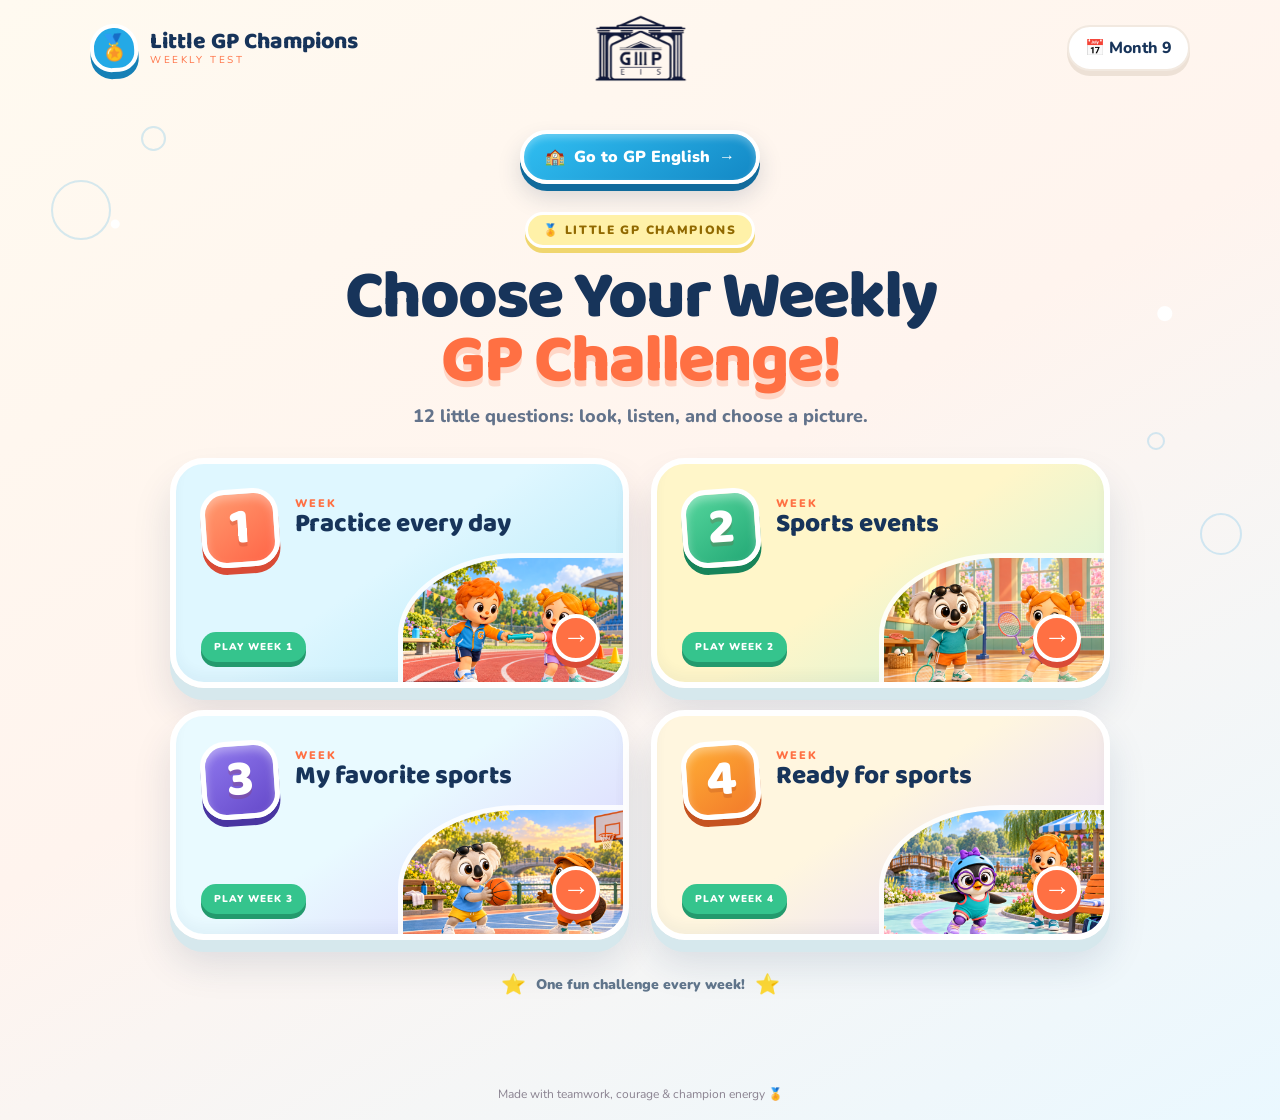
<file: index.html>
<!doctype html><html lang="en"><meta charset="utf-8"><meta name="viewport" content="width=device-width,initial-scale=1"><title>Month 9 · Level A</title><meta http-equiv="refresh" content="0;url=reports/level-a/index.html"><script>location.replace("reports/level-a/index.html"+location.search+location.hash)</script><a href="reports/level-a/index.html">Open Month 9 Level A</a></html>
</file>
<file: reports/level-a/styles.css>
:root{--ink:#17345a;--muted:#63738b;--cream:#fffaf0;--card:#fff;--pink:#ff7043;--pink-soft:#ffe5d8;--yellow:#ffc928;--yellow-soft:#fff1a8;--blue:#24a9e6;--blue-soft:#dff4ff;--green:#35c48d;--green-soft:#d9f7e9;--purple:#725bd6;--shadow:0 18px 50px rgba(26,62,105,.14)}
body .capture-export-stage{left:-20000px;pointer-events:none}
.hero-copy #welcome-title{margin-top:4px}.hero-copy #welcome-title em{display:inline-block;text-shadow:0 7px 0 #ffd0bd;transform:rotate(-2deg)}.hero-copy .name-label{margin-top:24px}.scene-sparkles span{position:absolute;z-index:6;display:grid;place-items:center;width:46px;height:46px;border:4px solid #fff;border-radius:50%;background:linear-gradient(145deg,#fff,#fff3b5);box-shadow:0 7px 0 #e7bd3e,0 13px 20px rgba(23,52,90,.18);font-size:23px}.scene-sparkles span:nth-child(1){left:-20px;top:78px;transform:rotate(-10deg)}.scene-sparkles span:nth-child(2){right:-18px;top:140px;transform:rotate(9deg)}.scene-sparkles span:nth-child(3){left:18px;bottom:30px;color:#ff7043;transform:scale(.78)}.scene-sparkles span:nth-child(4){right:28px;bottom:22px;transform:rotate(12deg) scale(.86)}
.sound-choice{background:linear-gradient(145deg,#fff,#e8f8ff)!important}.recorded-listen.speaking{border-color:var(--blue);color:#137dab;background:#dff4ff;animation:audioPulse .65s infinite alternate}@keyframes audioPulse{to{transform:translateY(-2px);box-shadow:inset 0 4px 8px rgba(255,255,255,.8),0 7px 0 #83d6f3,0 12px 20px rgba(36,169,230,.2)}}
.sound-choice:has(.sound-choice-picture){min-height:245px;padding:12px}.sound-choice .sound-choice-picture{width:min(180px,100%);height:auto;aspect-ratio:1;object-fit:cover;margin:0 auto 10px;border:4px solid #fff;border-radius:22px;box-shadow:0 6px 14px rgba(23,52,90,.13)}.sound-choice-label{font:900 19px "Nunito",sans-serif}.sound-choice small{margin-top:4px}
.sound-choice:has(.sound-choice-letter){min-height:230px;padding:16px}.sound-choice-letter{display:grid;place-items:center;width:150px;height:150px;margin:0 auto 8px;border:5px solid #fff;border-radius:34px;background:linear-gradient(145deg,#ffd862,#ff9f43);box-shadow:0 8px 0 #de7c21,0 14px 24px rgba(37,52,88,.2);color:#fff;font:900 112px/1 "Baloo 2",sans-serif;text-shadow:0 5px 0 rgba(105,54,15,.2)}
.sound-choice.listening-locked{border-color:#ddd6cf!important;background:linear-gradient(145deg,#f7f4f1,#ece7e2)!important;color:#8a8290;opacity:.72;box-shadow:inset 0 -5px 9px rgba(23,52,90,.035),0 4px 0 #d7d0ca!important;cursor:not-allowed}.recorded-listen.heard{border-color:var(--green);background:var(--green-soft);color:#277f62}.recorded-listen.heard b{display:grid;place-items:center;width:20px;height:20px;border-radius:50%;background:var(--green);color:#fff;font-size:12px}
.cycling-friends-hero{position:absolute;inset:0;width:100%;height:100%;object-fit:cover;border-radius:inherit}.level-a-scene .welcome-podium{left:20%;right:20%;bottom:18px;height:58px;background:linear-gradient(145deg,rgba(255,141,91,.96),rgba(255,102,71,.96));backdrop-filter:blur(3px)}
.capture-export .score-card,.capture-export .chart-card,.capture-export .analysis-card{box-shadow:none!important;border:2px solid #eadfd7}.capture-export .dressup-card{box-shadow:none!important}
@media(max-width:760px){.level-a-scene{min-height:450px!important}.character-card{top:78px;height:305px}.welcome-podium{bottom:26px;height:62px}.level-a-scene .scene-tag{display:none}}
.level-a-scene{overflow:visible!important;background:linear-gradient(145deg,#dff7ff,#bee9fb 55%,#fff1b7)!important;border:8px solid #fff;box-shadow:inset 0 0 0 7px rgba(36,169,230,.16),0 22px 0 #acddeb,0 34px 50px rgba(23,52,90,.2)!important}.level-badge{position:absolute;z-index:5;top:-28px;left:50%;transform:translateX(-50%) rotate(-2deg);display:grid;grid-template-columns:auto auto;align-items:center;gap:0 7px;padding:8px 22px;border:5px solid #fff;border-radius:22px;background:linear-gradient(145deg,#ffdd54,#ffad28);color:#17345a;box-shadow:0 8px 0 #e99520,0 14px 24px rgba(117,76,14,.2)}.level-badge span{grid-row:1/3;font-size:27px}.level-badge b{font:800 20px/1 "Baloo 2"}.level-badge small{font-weight:900;letter-spacing:1px}.character-card{position:absolute;z-index:3;top:72px;width:46%;height:335px;padding:33px 10px 8px;border:6px solid #fff;border-radius:34px;background:#fff;box-shadow:inset 0 0 0 4px rgba(36,169,230,.12),0 14px 0 #9edbea,0 23px 32px rgba(23,52,90,.18);overflow:hidden}.character-card.boy-card{left:3%;transform:rotate(-4deg)}.character-card.girl-card{right:3%;transform:rotate(4deg);box-shadow:inset 0 0 0 4px rgba(255,112,67,.12),0 14px 0 #ffc4ad,0 23px 32px rgba(23,52,90,.18)}.character-card span{position:absolute;z-index:2;top:9px;left:50%;transform:translateX(-50%);padding:4px 14px;border-radius:99px;background:#17345a;color:#fff;font:800 13px "Baloo 2";letter-spacing:1px}.character-card img{width:100%;height:100%;object-fit:cover;border-radius:20px}.welcome-podium{position:absolute;z-index:4;left:14%;right:14%;bottom:35px;height:70px;display:grid;place-items:center;border:5px solid #fff;border-radius:20px 20px 35px 35px;background:linear-gradient(#ff8d5b,#ff6647);box-shadow:0 12px 0 #d94935,0 20px 28px rgba(91,42,29,.24)}.welcome-podium span{padding:7px 16px;border-radius:99px;background:#fff;color:#17345a;font:900 13px "Nunito";letter-spacing:1px}.level-a-scene .scene-tag{z-index:6;left:-22px!important;bottom:-30px!important}.capture-export-stage{position:fixed;z-index:-9999;left:-20000px;top:0;width:1200px;padding:34px 40px;background:#fff9ef}.results-screen.capture-export{display:block!important;width:1120px!important;max-width:none!important;margin:0!important;padding:22px 28px 30px!important;background:linear-gradient(145deg,#fffaf0,#eefaff);font-family:"Nunito",sans-serif}.capture-export .celebration{font-size:22px;line-height:1;margin:0 0 4px}.capture-export .results-heading{margin:0 0 14px;gap:16px}.capture-export .results-heading h1{font-size:38px;margin:0}.capture-export .results-heading .eyebrow{font-size:11px}.capture-export .results-heading p{font-size:12px}.capture-export .medal{width:72px;height:72px;font-size:42px;border-width:4px;box-shadow:0 6px 0 #ffd86d}.capture-export .results-layout{grid-template-columns:230px minmax(0,1fr);gap:16px}.capture-export .dressup-card{padding:16px 12px;min-height:0;border-width:3px;box-shadow:0 10px 0 #b4e9dc}.capture-export .dressup-title{font-size:20px;margin-top:7px}.capture-export .dressup-gift{max-width:145px;margin-top:2px;filter:none}.capture-export .dressup-prompt{font-size:10px;margin-top:7px;padding:6px 9px}.capture-export .results-grid{grid-template-columns:.75fr 1.7fr;gap:16px}.capture-export .score-card,.capture-export .chart-card{padding:20px}.capture-export .score-ring{width:118px;height:118px;border-width:7px;padding-top:30px}.capture-export .score-ring span{font-size:39px}.capture-export .score-card h2{font-size:22px;margin-top:10px}.capture-export .card-title h2,.capture-export .analysis-card h2{font-size:20px}.capture-export .skill-chart{margin-top:13px;gap:10px}.capture-export .skill-row{grid-template-columns:92px 1fr 34px;gap:10px;font-size:12px}.capture-export .bar-track{height:15px}.capture-export .analysis-card{margin-top:15px;padding:17px 21px;gap:14px}.capture-export .analysis-icon{width:50px;height:50px;font-size:29px}.capture-export .analysis-card p{font-size:12px;line-height:1.35}.capture-export .review-card,.capture-export .result-actions{display:none!important}body .primary-btn,body .camera-btn{border:3px solid rgba(255,255,255,.8);box-shadow:inset 0 5px 8px rgba(255,255,255,.25),0 7px 0 #d54c3a,0 12px 20px rgba(23,52,90,.16)!important}body .camera-btn{box-shadow:inset 0 5px 8px rgba(255,255,255,.25),0 7px 0 #1888bd,0 12px 20px rgba(23,52,90,.16)!important}body .secondary-btn,body .choice-listen{box-shadow:inset 0 4px 8px rgba(255,255,255,.8),0 5px 0 #ddd1c6,0 9px 15px rgba(23,52,90,.1)}body .question-card,body .score-card,body .chart-card,body .analysis-card,body .review-card{border:5px solid #fff;box-shadow:inset 0 -5px 10px rgba(23,52,90,.035),0 13px 0 rgba(208,224,230,.8),0 24px 45px rgba(23,52,90,.14)}body .choice{border-width:4px;box-shadow:inset 0 -6px 10px rgba(23,52,90,.04),0 7px 0 #ded5cd,0 12px 18px rgba(23,52,90,.1)}body .choice:hover:not(:disabled){box-shadow:inset 0 -6px 10px rgba(23,52,90,.04),0 9px 0 #9eddf3,0 15px 22px rgba(23,52,90,.13)}
.question-image{display:block;width:min(240px,70%);aspect-ratio:1;object-fit:cover;margin:0 auto 18px;border:5px solid #fff;border-radius:28px;box-shadow:0 8px 22px rgba(45,91,120,.16)}.question-image.wide{width:min(560px,96%);aspect-ratio:16/9;object-fit:contain;background:#fff}.question-image[hidden]{display:none}
.question-image-label{display:table;position:relative;z-index:2;margin:-72px auto 30px;padding:10px 22px;border:4px solid #fff;border-radius:999px;background:linear-gradient(145deg,#7858d8,#5139ac);color:#fff;font-size:clamp(16px,2.5vw,23px);font-weight:1000;letter-spacing:.06em;line-height:1;box-shadow:0 6px 0 #392887,0 10px 20px rgba(55,39,132,.22)}.question-image-label[hidden]{display:none}
.question-visual{margin:0 auto 22px}.question-visual[hidden]{display:none}.number-comparison{display:flex;align-items:center;justify-content:center;gap:28px}.math-number{display:grid;place-items:center;width:130px;height:130px;border-radius:30px;color:#fff;font:800 94px/1 "Baloo 2";text-shadow:0 5px 0 rgba(20,52,90,.28),0 9px 16px rgba(20,52,90,.22);border:6px solid rgba(255,255,255,.8);box-shadow:inset 0 10px 12px rgba(255,255,255,.4),inset 0 -12px 15px rgba(20,52,90,.18),0 10px 0 #157dae,0 17px 24px rgba(20,52,90,.2);transform:rotate(-4deg)}.math-number.number-1{background:linear-gradient(145deg,#42c5ff,#168fd0)}.math-number.number-2{background:linear-gradient(145deg,#ff9870,#ff5e45);box-shadow:inset 0 10px 12px rgba(255,255,255,.4),inset 0 -12px 15px rgba(90,25,15,.16),0 10px 0 #d84432,0 17px 24px rgba(90,25,15,.18);transform:rotate(4deg)}.math-vs{color:var(--muted);font:800 22px "Baloo 2"}.pattern-strip{display:flex;align-items:center;justify-content:center;gap:12px}.pattern-tile{display:grid;place-items:center;width:120px;height:120px;border:4px solid #fff;border-radius:24px;background:#dff4ff;box-shadow:0 7px 0 #b7dcec;overflow:hidden}.pattern-tile img{width:100%;height:100%;object-fit:cover}.pattern-tile.empty{border:5px dashed #ff9c44;background:#fff7df;color:#ff7a3d;font:800 62px "Baloo 2";box-shadow:none}.choice-picture{display:block;width:110px;height:110px;object-fit:cover;margin:0 auto 7px;border-radius:20px}.choice:has(.choice-picture){padding:10px;min-height:170px}.choice>span{display:block}
@media(max-width:560px){.number-comparison{gap:13px}.math-number{width:96px;height:96px;border-radius:23px;font-size:70px}.pattern-strip{gap:6px}.pattern-tile{width:72px;height:72px;border-radius:16px}.pattern-tile.empty{font-size:42px}.choice-picture{width:88px;height:88px}}
.logo-mark{background:var(--blue)!important;box-shadow:0 7px 0 #1680b6!important}.grooming-scene{background:linear-gradient(145deg,#dff5ff,#bce8fb)!important}.pet{font-size:145px!important;top:105px!important}.shower{right:58px!important;top:48px!important;transform:rotate(8deg)!important}.tub{top:290px!important;width:330px!important;height:92px!important;background:repeating-linear-gradient(90deg,#ff7043 0 28px,#fff 28px 56px)!important;border-radius:15px!important;box-shadow:0 14px 0 #dc5730!important}.tub span{margin-top:19px!important;background:#17345a!important;color:#fff!important;letter-spacing:2px!important}.foam{top:242px!important;color:inherit!important;font-size:37px!important;letter-spacing:9px!important}.scene-tag{border-color:var(--green)!important}.mini-mascot{background:var(--yellow-soft)!important}
.results-heading .student-report-name{display:inline-block;margin:0 0 5px;padding:5px 14px;border-radius:99px;background:var(--pink-soft);color:#c9485d;font:800 18px "Baloo 2"}
.practice-popup{display:flex;align-items:center;justify-content:center;gap:14px;width:min(560px,100%);margin:12px auto 20px;padding:15px 20px;border:4px solid #fff;border-radius:22px;background:linear-gradient(145deg,#fff3a9,#ffd45f);color:var(--ink);box-shadow:inset 0 4px 8px rgba(255,255,255,.65),0 7px 0 #e7aa2e,0 13px 24px rgba(80,58,20,.16);text-align:left;animation:practice-pop .35s cubic-bezier(.2,1.5,.5,1)}.practice-popup[hidden]{display:none}.practice-speaker{display:grid;place-items:center;flex:0 0 auto;width:49px;height:49px;padding:0;border:3px solid #fff;border-radius:50%;background:var(--blue);font-size:25px;box-shadow:0 4px 0 #238abb;cursor:pointer;transition:.15s transform,.15s box-shadow}.practice-speaker:hover{transform:translateY(-2px);box-shadow:0 6px 0 #238abb}.practice-speaker:active{transform:translateY(3px);box-shadow:0 1px 0 #238abb}.practice-speaker:focus-visible{outline:4px solid var(--pink);outline-offset:3px}.practice-popup div{display:grid;flex:1;gap:2px}.practice-popup small{color:#9a6810;font-size:10px;font-weight:900;letter-spacing:1.5px}.practice-popup strong{font:800 clamp(18px,3vw,25px)/1.18 "Baloo 2"}@keyframes practice-pop{from{opacity:0;transform:translateY(12px) scale(.92)}to{opacity:1;transform:none}}
.answer-celebration{position:relative;z-index:4;transform-origin:center;will-change:transform,filter;outline:6px solid rgba(255,201,40,.45);outline-offset:5px}.fx-letter-pop{animation:letterAnswerPop 2.6s cubic-bezier(.2,.9,.25,1) both}.fx-octopus-wave{animation:octopusAnswerWave 2.6s ease-in-out both}.fx-olive-roll{animation:oliveAnswerRoll 2.6s ease-in-out both}.fx-omelet-hop{animation:omeletAnswerHop 2.6s cubic-bezier(.3,.8,.25,1) both}.fx-sentence-shine{animation:sentenceAnswerShine 2.6s ease-in-out both}.fx-sport-cheer{animation:sportAnswerCheer 2.6s ease-in-out both}.fx-picture-cheer{animation:pictureAnswerCheer 2.6s cubic-bezier(.25,.8,.3,1) both}.fx-sort-snap{animation:sortAnswerSnap 2.6s cubic-bezier(.2,.9,.25,1) both}.fx-number-jump{animation:numberAnswerJump 2.6s cubic-bezier(.25,.8,.25,1) both}.correct-spark-burst{position:absolute;z-index:3;inset:0;overflow:hidden;border-radius:34px;pointer-events:none}.correct-spark-burst span{--angle:calc(var(--spark)*45deg);position:absolute;left:50%;top:48%;color:#ffc928;font-size:clamp(20px,4vw,38px);text-shadow:0 3px 0 #fff;opacity:0;animation:sparkFly 1.25s ease-out calc(var(--spark)*.055s) 2}.correct-spark-burst span:nth-child(3n){color:#35c48d}.correct-spark-burst span:nth-child(3n+2){color:#24a9e6}@keyframes letterAnswerPop{0%{transform:scale(1) rotate(0);filter:none}18%{transform:scale(1.14) rotate(-8deg);filter:drop-shadow(0 12px 10px rgba(255,201,40,.45))}36%{transform:scale(1.07) rotate(8deg)}54%{transform:scale(1.14) rotate(-5deg)}72%{transform:scale(1.06) rotate(4deg)}100%{transform:scale(1) rotate(0);filter:none}}@keyframes octopusAnswerWave{0%,100%{transform:translateY(0) rotate(0);filter:none}20%{transform:translateY(-15px) rotate(-5deg);filter:saturate(1.15) drop-shadow(0 14px 10px rgba(36,169,230,.28))}40%{transform:translateY(-5px) rotate(5deg)}60%{transform:translateY(-14px) rotate(-4deg)}80%{transform:translateY(-4px) rotate(3deg)}}@keyframes oliveAnswerRoll{0%,100%{transform:translateX(0) rotate(0);filter:none}20%{transform:translateX(-18px) rotate(-9deg);filter:saturate(1.18) drop-shadow(0 13px 10px rgba(53,196,141,.3))}40%{transform:translateX(16px) rotate(8deg)}60%{transform:translateX(-11px) rotate(-6deg)}80%{transform:translateX(7px) rotate(4deg)}}@keyframes omeletAnswerHop{0%,100%{transform:translateY(0) scale(1);filter:none}18%{transform:translateY(-24px) scale(1.05,.96);filter:saturate(1.18) drop-shadow(0 18px 10px rgba(255,112,67,.25))}34%{transform:translateY(0) scale(.98,1.04)}52%{transform:translateY(-14px) scale(1.03,.98)}68%{transform:translateY(0) scale(.99,1.02)}84%{transform:translateY(-7px)}}@keyframes sentenceAnswerShine{0%,100%{transform:scale(1);filter:none}20%{transform:scale(1.07) rotate(-2deg);filter:brightness(1.08) saturate(1.18) drop-shadow(0 0 18px rgba(255,201,40,.75))}40%{transform:scale(1.03) rotate(2deg);filter:brightness(1.14) saturate(1.2) drop-shadow(0 0 28px rgba(255,201,40,.9))}60%{transform:scale(1.07) rotate(-1deg);filter:brightness(1.08) saturate(1.16) drop-shadow(0 0 18px rgba(36,169,230,.55))}80%{transform:scale(1.03) rotate(1deg)}}@keyframes sportAnswerCheer{0%,100%{transform:scale(1) rotate(0);filter:none}18%{transform:scale(1.06) rotate(-2deg);filter:saturate(1.18) drop-shadow(0 14px 13px rgba(36,169,230,.32))}36%{transform:scale(1.03) rotate(2deg)}54%{transform:scale(1.07) rotate(-1.5deg)}72%{transform:scale(1.03) rotate(1.5deg)}90%{transform:scale(1.05)}}@keyframes pictureAnswerCheer{0%,100%{transform:translateY(0) scale(1);filter:none}20%{transform:translateY(-15px) scale(1.035) rotate(-1.5deg);filter:saturate(1.14) drop-shadow(0 15px 12px rgba(53,196,141,.28))}40%{transform:translateY(-3px) scale(1.02) rotate(1.5deg)}60%{transform:translateY(-12px) scale(1.04) rotate(-1deg)}80%{transform:translateY(-2px) scale(1.015) rotate(1deg)}}@keyframes sortAnswerSnap{0%,100%{transform:scale(1);filter:none}18%{transform:scale(1.075) rotate(-2deg);filter:saturate(1.18) drop-shadow(0 16px 12px rgba(114,91,214,.28))}34%{transform:scale(1.02) rotate(2deg)}52%{transform:scale(1.065) rotate(-1deg)}70%{transform:scale(1.025) rotate(1deg)}88%{transform:scale(1.045)}}@keyframes numberAnswerJump{0%,100%{transform:translateY(0) scale(1);filter:none}18%{transform:translateY(-22px) scale(1.08,.95);filter:drop-shadow(0 18px 10px rgba(255,201,40,.38))}34%{transform:translateY(0) scale(.97,1.05)}50%{transform:translateY(-13px) scale(1.05,.97)}66%{transform:translateY(0) scale(.99,1.02)}82%{transform:translateY(-6px)}}@keyframes sparkFly{0%{opacity:0;transform:translate(-50%,-50%) rotate(0) scale(.35)}15%{opacity:1}70%{opacity:1}100%{opacity:0;transform:translate(calc(-50% + cos(var(--angle))*210px),calc(-50% + sin(var(--angle))*180px)) rotate(220deg) scale(1.15)}}@media(prefers-reduced-motion:reduce){.answer-celebration,.correct-spark-burst span{animation:none!important}.answer-celebration{outline-color:var(--yellow)}}
.choice-wrap{display:flex;flex-direction:column;gap:10px}.choice-wrap .choice{width:100%}.choice-listen{align-self:center;display:inline-flex;align-items:center;gap:7px;padding:8px 14px;border:2px solid #cdeaf8;border-radius:99px;background:var(--blue-soft);color:#287da7;font-weight:900;font-size:13px;cursor:pointer;box-shadow:0 3px 0 #b9dfef;transition:.2s transform,.2s box-shadow}.choice-listen span{font-size:17px}.choice-listen:hover{transform:translateY(-2px);box-shadow:0 5px 0 #b9dfef}.choice-listen:active{transform:translateY(2px);box-shadow:0 1px 0 #b9dfef}.choice-listen.speaking{background:var(--yellow-soft);border-color:#ffe184;color:#936d09}
.choice-ball-group{display:grid!important;grid-template-columns:repeat(3,minmax(0,1fr));align-items:center;gap:4px;width:min(300px,100%);margin:auto}.choice-ball-group img{display:block;width:100%;aspect-ratio:1;object-fit:contain}.choice:has(.choice-ball-group){min-height:230px;padding:12px;background:linear-gradient(145deg,#fff,#f6fbff)}@media(max-width:560px){.choice-ball-group{width:min(245px,100%);gap:2px}.choice:has(.choice-ball-group){min-height:205px;padding:9px}}
.question-listen{margin:0 0 25px;padding:10px 17px;font-size:14px}
.results-layout{display:grid;grid-template-columns:270px minmax(0,1fr);gap:20px;align-items:stretch}.report-main{min-width:0}.dressup-card{position:relative;display:flex;flex-direction:column;align-items:center;justify-content:center;min-height:100%;padding:28px 22px;border:3px solid #bfe8d5;border-radius:28px;background:linear-gradient(155deg,#e9fff4,#dff5ff);color:var(--ink);box-shadow:var(--shadow);cursor:pointer;overflow:hidden;transition:.25s transform,.25s box-shadow,.25s border-color}.dressup-card::before,.dressup-card::after{content:"";position:absolute;border-radius:50%;background:rgba(255,255,255,.55)}.dressup-card::before{width:90px;height:90px;left:-35px;top:-30px}.dressup-card::after{width:65px;height:65px;right:-22px;bottom:-18px}.dressup-card:hover{transform:translateY(-4px);box-shadow:0 23px 55px rgba(26,62,105,.2);border-color:var(--green)}.dressup-card:focus-visible{outline:5px solid var(--yellow-soft);outline-offset:3px}.dressup-badge{position:relative;z-index:1;padding:5px 10px;border-radius:99px;background:var(--green);color:#fff;font-size:10px;font-weight:900;letter-spacing:1.4px}.dressup-title{position:relative;z-index:1;margin-top:12px;font:800 25px "Baloo 2"}.athlete-figure{position:relative;z-index:1;font-size:98px;line-height:1.2;margin:8px 0}.outfit-row{position:relative;z-index:1;font-size:31px;letter-spacing:7px}.dressup-prompt{position:relative;z-index:1;margin-top:16px;padding:9px 13px;border-radius:99px;background:#fff;color:#277f62;font-size:12px;font-weight:900}.dressup-details{position:relative;z-index:1;display:none;margin-top:13px;color:var(--muted);font-size:12px;line-height:1.45}.dressup-card.open{border-color:var(--yellow);background:linear-gradient(155deg,#fff6c9,#e8fff5)}.dressup-card.open .dressup-details{display:block}.dressup-card.open .dressup-prompt{background:var(--yellow);color:var(--ink)}
.dressup-gift{position:relative;z-index:1;display:block;width:100%;max-width:225px;aspect-ratio:1;object-fit:contain;margin:7px auto 0;border-radius:22px;filter:drop-shadow(0 12px 12px rgba(23,52,90,.16));transition:.25s transform}.dressup-gift.character-reward{background:#fff;padding:3px}.dressup-card:hover .dressup-gift{transform:scale(1.035) rotate(-1deg)}
.dressup-modal{position:fixed;inset:0;z-index:1100;display:grid;place-items:center;padding:18px;background:rgba(23,52,90,.76);backdrop-filter:blur(8px)}.dressup-modal[hidden]{display:none}.dressup-dialog{position:relative;width:min(1050px,100%);max-height:94vh;overflow:auto;padding:30px;border:5px solid #fff;border-radius:32px;background:linear-gradient(145deg,#fffaf0,#e8f8ff);box-shadow:0 28px 90px rgba(13,29,52,.42)}.dressup-modal-heading{display:flex;align-items:center;justify-content:space-between;gap:20px;padding-right:45px;margin-bottom:18px}.dressup-modal-heading h2{font:800 34px "Baloo 2";margin:2px 0}.dressup-modal-heading p{margin:0;color:var(--muted);font-weight:800}.dressup-reset{padding:11px 16px;white-space:nowrap}.dressup-game{display:grid;grid-template-columns:minmax(0,1.25fr) minmax(300px,.75fr);gap:20px}.character-dropzone{position:relative;min-height:560px;display:flex;flex-direction:column;align-items:center;justify-content:center;padding:45px 20px 18px;border:4px dashed #acdcec;border-radius:28px;background:#fff;transition:.2s border-color,.2s background}.character-dropzone.drag-over{border-color:var(--green);background:#effff7}.character-dropzone img,.dressup-video{display:block;width:100%;max-width:510px;max-height:500px;object-fit:contain;border-radius:20px}.dressup-video[hidden]{display:none}.drop-hint{position:absolute;top:14px;padding:7px 13px;border-radius:99px;background:var(--blue-soft);color:#287da7;font-size:12px;font-weight:900}.dressup-status{min-height:28px;margin-top:6px;color:#277f62;font-weight:900;text-align:center}.item-locker{padding:22px;border:3px solid #fff;border-radius:28px;background:rgba(255,255,255,.72)}.item-locker h3{font:800 25px "Baloo 2";margin:0}.item-locker>p{color:var(--muted);font-size:12px;font-weight:800;margin:0 0 14px}.dressup-items{display:grid;grid-template-columns:1fr 1fr;gap:12px}.dressup-item{position:relative;min-width:0;padding:8px;border:3px solid #d8edf5;border-radius:19px;background:#fff;color:var(--ink);cursor:grab;overflow:hidden;transition:.2s transform,.2s border-color,.2s box-shadow}.dressup-item img{display:block;width:100%;aspect-ratio:1;object-fit:contain;border-radius:12px}.dressup-item b{display:block;padding:4px;font-size:13px}.dressup-item:not(.locked):hover{transform:translateY(-3px);border-color:var(--blue);box-shadow:0 7px 15px rgba(36,169,230,.15)}.dressup-item:active{cursor:grabbing}.dressup-item.locked{filter:grayscale(.9);opacity:.55;cursor:not-allowed}.dressup-item.applied{border-color:var(--green);background:var(--green-soft);cursor:default}.lock-mark{display:none;position:absolute;z-index:2;right:8px;top:8px;width:32px;height:32px;border-radius:50%;background:#fff;place-items:center;box-shadow:0 3px 8px rgba(20,30,50,.2)}.dressup-item.locked .lock-mark{display:grid}@media(max-width:760px){.dressup-modal{padding:8px}.dressup-dialog{padding:22px 13px}.dressup-modal-heading{align-items:flex-start;flex-direction:column;padding-right:45px}.dressup-modal-heading h2{font-size:28px}.dressup-game{grid-template-columns:1fr}.character-dropzone{min-height:410px}.character-dropzone img,.dressup-video{max-height:350px}.item-locker{padding:15px}.dressup-items{grid-template-columns:repeat(4,1fr)}.dressup-item{padding:5px}.dressup-item b{font-size:10px}}@media(max-width:480px){.dressup-items{grid-template-columns:1fr 1fr}}
.character-stage{position:relative;width:100%;max-width:510px}.character-stage #dressup-character{width:100%;max-width:none}.character-stage .dressup-video{position:absolute;z-index:3;inset:0;width:100%;height:100%;max-width:none;max-height:none;object-fit:cover;object-position:center;background:#fff}.character-stage .dressup-video[hidden]{display:none}
.replay-clip{margin-top:6px;padding:10px 17px;font-size:13px}.replay-clip[hidden]{display:none}
.brand{display:grid!important;grid-template-columns:1fr auto 1fr;gap:20px}.school-logo{display:block;width:112px;height:76px;object-fit:contain;justify-self:center;mix-blend-mode:multiply}.week-pill{justify-self:end}@media(max-width:620px){.brand{grid-template-columns:1fr auto;gap:10px;height:auto!important;padding:10px 0}.school-logo{grid-column:1/-1;grid-row:1;width:90px;height:58px}.logo{grid-column:1;grid-row:2}.week-pill{grid-column:2;grid-row:2}.logo strong{font-size:17px}.logo-mark{width:41px;height:41px;font-size:21px}}
@media(max-width:760px){.results-layout{grid-template-columns:1fr}.dressup-card{min-height:340px}.report-main{width:100%}}
@media print{.results-layout{grid-template-columns:210px minmax(0,1fr);gap:14px;break-inside:avoid}.dressup-card{padding:16px 12px;min-height:0;box-shadow:none;border-width:2px}.dressup-title{font-size:19px;margin-top:7px}.dressup-gift{max-width:135px;margin-top:2px;filter:none}.dressup-prompt{font-size:9px;margin-top:8px;padding:5px 8px}.dressup-details{font-size:9px}.dressup-badge{font-size:8px}.report-main{min-width:0}}
.camera-btn{border:0;border-radius:16px;padding:16px 22px;background:var(--blue);color:#fff;font-weight:900;font-size:16px;cursor:pointer;box-shadow:0 7px 0 #3499c9;transition:.2s transform,.2s box-shadow}.camera-btn:hover{transform:translateY(-2px);box-shadow:0 9px 0 #3499c9}.camera-btn:active{transform:translateY(5px);box-shadow:0 2px 0 #3499c9}.camera-btn:disabled{opacity:.65;cursor:wait}.capture-modal{position:fixed;inset:0;z-index:1000;display:grid;place-items:center;padding:20px;background:rgba(34,43,65,.72);backdrop-filter:blur(7px)}.capture-modal[hidden]{display:none}.capture-dialog{position:relative;width:min(760px,100%);max-height:92vh;overflow:auto;padding:32px;border:5px solid #fff;border-radius:30px;background:var(--cream);box-shadow:0 25px 80px rgba(25,31,49,.35);text-align:center}.capture-dialog h2{font:800 31px "Baloo 2";margin:4px 0 17px}.capture-close{position:absolute;right:16px;top:14px;width:42px;height:42px;border:2px solid #eadfd7;border-radius:50%;background:#fff;color:var(--ink);font-size:28px;line-height:1;cursor:pointer}.capture-preview{max-height:53vh;overflow:auto;padding:10px;border:3px solid #e8ded5;border-radius:20px;background:#fff}.capture-preview img{display:block;width:100%;height:auto;border-radius:12px}.share-note{color:var(--muted);font-size:13px;font-weight:700}.capture-actions{display:flex;justify-content:center;gap:12px;margin-top:14px}
*{box-sizing:border-box}html{scroll-behavior:smooth}body{margin:0;min-height:100vh;background:radial-gradient(circle at 9% 20%,#fff 0 4px,transparent 5px),radial-gradient(circle at 91% 28%,#fff 0 7px,transparent 8px),linear-gradient(150deg,#fffaf0 0%,#fff4ee 48%,#eaf8ff 100%);color:var(--ink);font-family:"Nunito",sans-serif;overflow-x:hidden}.app-shell{width:min(1100px,calc(100% - 32px));margin:auto;position:relative}.brand{height:96px;display:flex;align-items:center;justify-content:space-between}.logo{display:flex;align-items:center;gap:12px;text-decoration:none;color:var(--ink)}.logo-mark{display:grid;place-items:center;width:48px;height:48px;background:var(--pink);border:4px solid #fff;border-radius:50% 50% 42% 45%;box-shadow:0 7px 0 #e55a70;font-size:25px;transform:rotate(-4deg)}.logo strong,.logo small{display:block}.logo strong{font:800 23px/1 "Baloo 2"}.logo small{text-transform:uppercase;letter-spacing:2.6px;font-size:10px;color:var(--pink)}.week-pill,.paw-count{background:#fff;border:2px solid #f2e9e0;border-radius:99px;padding:10px 16px;font-weight:800;box-shadow:0 5px 0 #ede1d6}.screen{display:none}.screen.active{display:block}.welcome-screen.active{display:grid;grid-template-columns:1.05fr .95fr;align-items:center;min-height:calc(100vh - 154px);gap:65px;padding:35px 20px 70px}.eyebrow,.mini-label{color:var(--pink);font-weight:900;letter-spacing:1.7px;text-transform:uppercase;font-size:13px}.hero-copy h1,.results-heading h1{font:800 clamp(44px,6vw,74px)/.99 "Baloo 2";letter-spacing:-2.5px;margin:16px 0}.hero-copy h1 em{font-style:normal;color:var(--pink);position:relative}.hero-copy p{font-size:19px;line-height:1.6;max-width:560px;color:var(--muted)}.name-label{display:block;font-weight:900;margin:28px 0 8px}.name-row{display:flex;gap:10px}.name-row input{min-width:0;flex:1;border:3px solid #eadfd7;border-radius:16px;padding:15px 17px;font:700 16px "Nunito";outline:none;background:#fff}.name-row input:focus{border-color:var(--blue);box-shadow:0 0 0 4px var(--blue-soft)}button{font-family:inherit}.primary-btn,.secondary-btn{border:0;border-radius:16px;padding:16px 22px;font-weight:900;font-size:16px;cursor:pointer;transition:.2s transform,.2s box-shadow}.primary-btn{color:#fff;background:var(--pink);box-shadow:0 7px 0 #dc5369}.primary-btn:hover{transform:translateY(-2px);box-shadow:0 9px 0 #dc5369}.primary-btn:active{transform:translateY(5px);box-shadow:0 2px 0 #dc5369}.lesson-chips{display:flex;flex-wrap:wrap;gap:9px;margin-top:35px}.lesson-chips span{display:flex;align-items:center;gap:8px;border-radius:99px;padding:8px 13px;font-size:13px}.lesson-chips .pink{background:var(--pink-soft);color:#ca4d61}.lesson-chips .yellow{background:var(--yellow-soft);color:#936d09}.lesson-chips .blue{background:var(--blue-soft);color:#287da7}.lesson-chips .green{background:var(--green-soft);color:#2e8c67}.grooming-scene{position:relative;min-height:490px;display:flex;align-items:center;justify-content:center;border-radius:47% 53% 55% 45%/45% 40% 60% 55%;background:linear-gradient(145deg,#dff6ff,#cceefc);box-shadow:inset 0 0 0 15px rgba(255,255,255,.45)}.pet{font-size:150px;position:absolute;top:116px;z-index:2;filter:drop-shadow(0 7px 2px rgba(44,72,100,.12))}.tub{position:absolute;top:265px;width:300px;height:140px;background:#70cde5;border:8px solid #fff;border-radius:30px 30px 90px 90px;box-shadow:0 17px 0 #49a9c8;z-index:3;text-align:center}.tub span{display:inline-block;margin-top:50px;background:#fff;color:#3a9ab7;border-radius:99px;padding:8px 20px;font:800 17px "Baloo 2"}.foam{position:absolute;top:239px;z-index:4;color:#fff;font-size:50px;letter-spacing:-12px}.shower{position:absolute;right:47px;top:62px;font-size:80px;transform:rotate(-25deg)}.sparkle{position:absolute;color:var(--yellow);font-size:35px}.s1{top:70px;left:45px}.s2{bottom:75px;right:35px}.scene-tag{position:absolute;left:-30px;bottom:23px;background:#fff;border:3px solid var(--yellow);border-radius:17px;padding:13px 20px;transform:rotate(-4deg);font-size:14px;line-height:1.3;box-shadow:0 8px 20px rgba(60,60,90,.1)}.bubble-field i{position:fixed;border:2px solid rgba(89,184,230,.25);border-radius:50%;z-index:-1}.bubble-field i:nth-child(1){width:60px;height:60px;left:4%;top:20%}.bubble-field i:nth-child(2){width:25px;height:25px;left:11%;top:14%}.bubble-field i:nth-child(3){width:42px;height:42px;right:3%;top:57%}.bubble-field i:nth-child(4){width:18px;height:18px;right:9%;top:48%}.bubble-field i:nth-child(5){width:30px;height:30px;left:35%;bottom:4%}.quiz-screen.active{display:block;padding:15px 0 75px;max-width:850px;margin:auto}.quiz-top{display:grid;grid-template-columns:55px 1fr 75px;align-items:center;gap:20px;margin:12px 0 34px}.icon-btn{width:49px;height:49px;border-radius:15px;border:2px solid #eee2da;background:#fff;color:var(--ink);font-size:22px;cursor:pointer;box-shadow:0 5px 0 #eee2da}.progress-label{display:flex;justify-content:space-between;margin-bottom:8px;font-size:13px}.progress-label span{color:var(--pink);font-weight:900;text-transform:uppercase;letter-spacing:1px}.progress-track{height:13px;background:#eadfd7;border-radius:99px;overflow:hidden;border:3px solid #fff;box-shadow:0 2px 5px rgba(60,50,70,.1)}#progress-bar{height:100%;width:5%;background:linear-gradient(90deg,var(--pink),#ffad7e);border-radius:99px;transition:width .4s}.paw-count{text-align:center;padding:9px}.question-card{background:rgba(255,255,255,.94);border:4px solid #fff;border-radius:38px;padding:55px clamp(25px,7vw,75px) 42px;text-align:center;box-shadow:var(--shadow);position:relative}.mini-mascot{position:absolute;left:-32px;top:-35px;width:86px;height:86px;border-radius:50%;display:grid;place-items:center;background:var(--yellow-soft);border:7px solid #fff;font-size:48px;transform:rotate(-7deg)}.question-tag{display:inline-block;border-radius:99px;padding:7px 13px;background:var(--pink-soft);color:#d45165;font-size:12px;font-weight:900;letter-spacing:1.5px}.question-card h2{font:800 clamp(27px,4vw,42px)/1.13 "Baloo 2";margin:19px auto 8px;max-width:650px}.question-hint{margin:0 0 30px;color:var(--muted);font-weight:700}.choices{display:grid;grid-template-columns:1fr 1fr;gap:18px}.choice{min-height:105px;border:3px solid #e7ded6;border-radius:22px;background:#fff;color:var(--ink);font:800 22px "Nunito";cursor:pointer;padding:18px;transition:.2s}.choice small{display:block;color:var(--muted);font-size:12px;margin-top:5px}.choice:hover:not(:disabled){border-color:var(--blue);background:var(--blue-soft);transform:translateY(-3px)}.choice.selected.correct{border-color:var(--green);background:var(--green-soft);box-shadow:0 6px 0 #9de2c3}.choice.selected.wrong{border-color:var(--pink);background:var(--pink-soft)}.choice.reveal{border-color:var(--green);background:var(--green-soft)}.choice:disabled{cursor:default}.feedback{min-height:34px;font-weight:900;margin-top:20px}.feedback.good{color:#278a62}.feedback.try{color:#d05063}.next-btn{display:none;margin:4px auto 0;min-width:200px}.next-btn.show{display:block}.helper-text{text-align:center;color:var(--muted);font-size:13px;font-weight:800;margin-top:22px}.results-screen.active{display:block;max-width:950px;margin:auto;padding:20px 0 80px}.celebration{text-align:center;color:var(--yellow);font-size:32px;letter-spacing:20px}.results-heading{display:flex;align-items:center;justify-content:center;gap:22px;margin:5px 0 28px}.results-heading h1{font-size:52px;margin:2px 0}.results-heading p{margin:0;color:var(--muted);font-weight:700}.medal{width:95px;height:95px;border-radius:50%;background:var(--yellow-soft);display:grid;place-items:center;font-size:55px;border:6px solid #fff;box-shadow:0 8px 0 #ffd86d}.results-grid{display:grid;grid-template-columns:.78fr 1.5fr;gap:20px}.score-card,.chart-card,.analysis-card,.review-card{background:#fff;border-radius:28px;padding:30px;box-shadow:var(--shadow);border:3px solid rgba(255,255,255,.8)}.score-card{text-align:center;background:linear-gradient(150deg,#fff,#fff4e9)}.score-ring{width:150px;height:150px;border-radius:50%;display:flex;align-items:baseline;justify-content:center;margin:auto;background:conic-gradient(var(--pink) 0deg,#f0e7df 0deg);border:10px solid #fff;box-shadow:0 7px 25px rgba(71,54,87,.12);padding-top:40px}.score-ring span{font:800 50px/1 "Baloo 2"}.score-ring small{font-weight:900;color:var(--muted)}.score-card h2{font:800 28px "Baloo 2";margin:17px 0 0}.score-card p{color:var(--muted);margin:0;font-size:13px}.card-title{display:flex;align-items:center;justify-content:space-between}.card-title h2,.analysis-card h2{font:800 25px "Baloo 2";margin:0}.card-title #percent-badge{font-weight:900;color:#fff;background:var(--pink);padding:8px 12px;border-radius:99px}.skill-chart{margin-top:22px;display:grid;gap:16px}.skill-row{display:grid;grid-template-columns:105px 1fr 38px;align-items:center;gap:12px;font-weight:900}.bar-track{height:18px;border-radius:99px;background:#eee8e1;overflow:hidden}.bar-fill{height:100%;border-radius:99px;width:0;transition:width 1s ease}.analysis-card{display:flex;gap:20px;align-items:center;margin-top:20px;background:linear-gradient(100deg,#fff9d9,#fff)}.analysis-icon{font-size:35px;background:#fff;border-radius:50%;width:65px;height:65px;display:grid;place-items:center;flex:0 0 auto}.analysis-card p{margin:3px 0;color:var(--muted);line-height:1.5}.review-card{margin-top:20px;padding:0;overflow:hidden}.review-card summary{cursor:pointer;padding:22px 28px;font-weight:900;list-style:none;display:flex;justify-content:space-between}.answer-review{border-top:2px solid #f0e8e1;padding:10px 28px 25px;display:grid;gap:4px}.review-item{display:grid;grid-template-columns:28px 1fr auto;gap:10px;align-items:center;padding:10px 0;border-bottom:1px dashed #e8dfd8;font-size:14px}.review-item b{color:var(--muted)}.result-actions{display:flex;justify-content:center;gap:13px;margin-top:24px}.secondary-btn{background:#fff;border:2px solid #eadfd7;color:var(--ink);box-shadow:0 5px 0 #eadfd7}footer{text-align:center;color:#8a8290;font-size:12px;padding:18px}.shake{animation:shake .32s}@keyframes shake{25%{transform:translateX(-6px)}50%{transform:translateX(6px)}75%{transform:translateX(-3px)}}
@media(max-width:760px){.brand{height:80px}.welcome-screen.active{grid-template-columns:1fr;padding-top:20px;gap:30px}.grooming-scene{min-height:400px;order:-1}.hero-copy{text-align:center}.hero-copy h1{font-size:46px}.hero-copy p{font-size:16px}.name-row{flex-direction:column}.lesson-chips{justify-content:center}.pet{font-size:120px}.tub{width:250px}.scene-tag{left:8px}.quiz-top{grid-template-columns:45px 1fr 58px;gap:9px}.question-card{border-radius:26px;padding-top:50px}.mini-mascot{left:10px;top:-35px}.choices{grid-template-columns:1fr;gap:12px}.choice{min-height:86px}.results-grid{grid-template-columns:1fr}.results-heading{flex-direction:column;text-align:center}.analysis-card{align-items:flex-start}.logo strong{font-size:19px}.week-pill{font-size:12px}}@media(max-width:420px){.app-shell{width:min(100% - 20px,1100px)}.grooming-scene{min-height:340px}.shower{right:20px}.pet{top:90px}.tub{top:220px;height:110px}.foam{top:200px}.tub span{margin-top:34px}.scene-tag{display:none}.quiz-screen.active{padding-top:5px}.paw-count{font-size:0}.paw-count span{font-size:13px}.result-actions{flex-direction:column}.score-card,.chart-card,.analysis-card{padding:24px}.skill-row{grid-template-columns:82px 1fr 30px;font-size:13px}}
@page{size:A4 landscape;margin:10mm}
@media print{*{-webkit-print-color-adjust:exact!important;print-color-adjust:exact!important}html,body{width:100%;height:auto;background:linear-gradient(150deg,#fffaf0 0%,#fff4ee 48%,#eaf8ff 100%)!important;overflow:visible}.brand,.result-actions,.review-card,footer,.bubble-field{display:none!important}.app-shell{width:100%;max-width:none;margin:0}.results-screen,.results-screen.active{display:block!important;max-width:none;padding:0;margin:0}.celebration{display:block;font-size:20px;line-height:1;margin:0 0 2px}.results-heading{margin:0 0 12px;gap:15px}.results-heading h1{font-size:34px;margin:0}.results-heading .eyebrow{font-size:10px}.results-heading .student-report-name{font-size:14px;padding:3px 10px;margin-bottom:2px}.results-heading p{font-size:11px}.medal{width:66px;height:66px;font-size:38px;border-width:4px;box-shadow:0 5px 0 #ffd86d}.results-grid{grid-template-columns:.75fr 1.7fr;gap:14px;break-inside:avoid}.score-card,.chart-card,.analysis-card{box-shadow:none;border:2px solid #eadfd7;break-inside:avoid}.score-card,.chart-card{padding:18px}.score-ring{width:112px;height:112px;border-width:7px;padding-top:29px}.score-ring span{font-size:37px}.score-card h2{font-size:21px;margin-top:10px}.card-title h2,.analysis-card h2{font-size:19px}.card-title #percent-badge{padding:5px 9px;font-size:12px}.mini-label{font-size:9px}.skill-chart{margin-top:12px;gap:9px}.skill-row{grid-template-columns:90px 1fr 32px;gap:9px;font-size:12px}.bar-track{height:14px}.analysis-card{margin-top:14px;padding:16px 20px;gap:14px;background:linear-gradient(100deg,#fff9d9,#fff)!important}.analysis-icon{width:48px;height:48px;font-size:27px}.analysis-card p{font-size:11px;line-height:1.35}}


/* Weekly challenge selection */
.week-select-screen.active{display:block;min-height:calc(100vh - 154px);padding:34px 10px 70px}
.week-select-heading{text-align:center;max-width:760px;margin:0 auto 30px}
.week-select-kicker{display:inline-block;padding:7px 15px;border:3px solid #fff;border-radius:99px;background:var(--yellow-soft);color:#916900;box-shadow:0 5px 0 #f0d66e;font-size:12px;font-weight:900;letter-spacing:1.7px}
.week-select-heading h1{margin:18px 0 10px;font:800 clamp(42px,6vw,68px)/.94 "Baloo 2";letter-spacing:-2px}
.week-select-heading h1 em{color:var(--pink);font-style:normal;text-shadow:0 6px 0 #ffd7c7}
.week-select-heading p{margin:0;color:var(--muted);font-size:18px;font-weight:800}
.week-grid{display:grid;grid-template-columns:repeat(2,minmax(0,1fr));gap:22px;max-width:940px;margin:auto}
.week-card{position:relative;min-height:230px;display:flex;align-items:flex-start;gap:16px;padding:25px;overflow:hidden;border:6px solid #fff;border-radius:34px;color:var(--ink);text-align:left;box-shadow:inset 0 -8px 12px rgba(23,52,90,.04),0 12px 0 #d6e8ed,0 24px 38px rgba(23,52,90,.13)}
button.week-card{cursor:pointer}
.week-card-ready{background:linear-gradient(145deg,#dff7ff 0 47%,#aee5f7 100%);transition:.2s transform,.2s box-shadow}
.week-card-ready:hover{transform:translateY(-5px) rotate(-.5deg);box-shadow:inset 0 -8px 12px rgba(23,52,90,.04),0 17px 0 #92d7e9,0 30px 42px rgba(23,52,90,.16)}
.week-card-ready:active{transform:translateY(6px);box-shadow:0 5px 0 #92d7e9}
.week-number{position:relative;z-index:3;display:grid;place-items:center;flex:0 0 78px;width:78px;height:78px;border:5px solid #fff;border-radius:25px;background:linear-gradient(145deg,#ff9b6f,#ff6547);color:#fff;font:800 51px/1 "Baloo 2";text-shadow:0 4px 0 rgba(151,50,29,.2);box-shadow:inset 0 5px 8px rgba(255,255,255,.3),0 7px 0 #d94b36;transform:rotate(-4deg)}
.week-card-copy{position:relative;z-index:3;display:flex;flex-direction:column;padding-top:7px}
.week-card-copy small{color:var(--pink);font-size:11px;font-weight:900;letter-spacing:2px}
.week-card-copy strong{font:800 26px/1.05 "Baloo 2"}
.week-card-copy span{margin-top:7px;color:var(--muted);font-size:13px;font-weight:900}
.week-card-arrow{position:absolute;z-index:4;right:23px;bottom:20px;display:grid;place-items:center;width:48px;height:48px;border:4px solid #fff;border-radius:50%;background:var(--pink);color:#fff;font-size:27px;font-weight:900;box-shadow:0 6px 0 #d94b36}
.week-card-ready img{position:absolute;z-index:1;right:-20px;bottom:-36px;width:245px;height:165px;object-fit:cover;object-position:center 34%;border:5px solid rgba(255,255,255,.85);border-radius:50% 0 0 0;filter:saturate(1.08)}
.ready-ribbon,.lock-pill{position:absolute;z-index:4;left:25px;bottom:20px;padding:8px 13px;border-radius:99px;background:var(--green);color:#fff;font-size:10px;font-weight:900;letter-spacing:1px;box-shadow:0 5px 0 #239a6d}
.week-card-locked{background:linear-gradient(145deg,#fff,#f6f0eb);opacity:.88}
.week-card-locked .week-number{background:linear-gradient(145deg,#aec1d1,#7f98ad);box-shadow:inset 0 5px 8px rgba(255,255,255,.3),0 7px 0 #687f93}
.week-card-locked .week-sport{position:absolute;right:25px;bottom:17px;font-size:78px;filter:grayscale(.2);opacity:.42;transform:rotate(8deg)}
.week-two{background:linear-gradient(145deg,#fff5c7,#fff)}
.week-three{background:linear-gradient(145deg,#e6f8ff,#fff)}
.week-four{background:linear-gradient(145deg,#e7fff3,#fff)}
.lock-pill{left:auto;right:22px;top:20px;bottom:auto;background:#fff;color:#74869a;box-shadow:0 4px 0 #e2dad3}
.week-select-footer{display:flex;justify-content:center;align-items:center;gap:10px;margin:31px auto 0;color:#61768c;font:900 14px "Nunito"}
.week-select-footer span{font-size:20px}
@media(max-width:760px){.week-select-screen.active{padding-top:24px}.week-grid{grid-template-columns:1fr;max-width:520px}.week-card{min-height:205px}.week-select-heading h1{font-size:47px}.week-select-heading p{font-size:15px}.week-card-ready img{width:225px;height:150px}}
@media(max-width:440px){.week-select-heading h1{font-size:39px}.week-select-heading p{padding:0 16px}.week-card{min-height:180px;padding:18px;border-radius:27px}.week-number{width:63px;height:63px;flex-basis:63px;font-size:41px;border-radius:20px}.week-card-copy strong{font-size:21px}.week-card-ready img{right:-47px;bottom:-30px;width:205px;height:135px}.ready-ribbon{left:18px;bottom:15px}.week-card-arrow{right:16px;bottom:14px;width:42px;height:42px}.lock-pill{right:15px;top:14px}.week-card-locked .week-sport{right:18px;font-size:64px}}

/* Week 2 quiz additions */
.all-weeks-btn{display:inline-flex;align-items:center;gap:8px;margin:0 0 18px;padding:10px 17px;border:3px solid #fff;border-radius:999px;background:linear-gradient(145deg,#fff,#edf8ff);color:var(--ink);font:900 14px "Nunito",sans-serif;box-shadow:inset 0 3px 6px rgba(255,255,255,.8),0 5px 0 #c7dce7,0 9px 16px rgba(23,52,90,.11);cursor:pointer;transition:.18s transform,.18s box-shadow}
.all-weeks-btn span{font-size:19px;line-height:1}
.all-weeks-btn:hover{transform:translateY(-2px);box-shadow:inset 0 3px 6px rgba(255,255,255,.8),0 7px 0 #a9d2e4,0 12px 20px rgba(23,52,90,.14)}
.all-weeks-btn:active{transform:translateY(4px);box-shadow:0 2px 0 #a9d2e4}
.all-weeks-btn:focus-visible{outline:5px solid var(--yellow-soft);outline-offset:3px}
.week-card-ready.week-two{background:linear-gradient(145deg,#fff6c9 0 48%,#c9f3db 100%)}
.week-card-ready.week-two .week-number{background:linear-gradient(145deg,#55d69d,#23a875);box-shadow:inset 0 5px 8px rgba(255,255,255,.35),0 7px 0 #17845a}
.week-card-ready.week-two .week-sport{position:absolute;right:54px;bottom:22px;font-size:100px;opacity:.48;transform:rotate(9deg);filter:drop-shadow(0 8px 0 rgba(23,52,90,.1))}
.week-card-ready.week-three{background:linear-gradient(145deg,#e9faff 0 46%,#d9cffd 100%)}
.week-card-ready.week-three .week-number{background:linear-gradient(145deg,#8f78ee,#6549c9);box-shadow:inset 0 5px 8px rgba(255,255,255,.35),0 7px 0 #4935a1}
.week-card-ready.week-four{background:linear-gradient(145deg,#fff6df 0 46%,#e1d6ff 100%)}
.week-card-ready.week-four .week-number{background:linear-gradient(145deg,#ffad35,#f27a2a);box-shadow:inset 0 5px 8px rgba(255,255,255,.35),0 7px 0 #c55321}
.dressup-card[hidden]{display:none!important}
.results-layout.no-dressup,.capture-export .results-layout.no-dressup{grid-template-columns:minmax(0,1fr)}
.item-number-comparison .math-number{position:relative;width:170px;height:145px;overflow:hidden;background:linear-gradient(145deg,#f6fbff,#dff3ff)}
.item-number-comparison .math-number img{position:absolute;inset:4px;width:calc(100% - 8px);height:calc(100% - 8px);object-fit:contain;opacity:.58;filter:saturate(.72)}
.item-number-comparison .math-number b{position:relative;z-index:1;color:#fff;font:800 86px/1 "Baloo 2";-webkit-text-stroke:5px #ff5864;paint-order:stroke fill;text-shadow:0 5px 0 rgba(23,52,90,.26),0 9px 16px rgba(23,52,90,.2)}
.pair-pattern-strip{gap:8px}
.pair-pattern-strip .pattern-tile{width:96px;height:96px;background:linear-gradient(145deg,#fff,#e9f8ff)}
.pair-pattern-strip .pattern-tile img{object-fit:contain;padding:5px}
.choice-picture-pair{display:flex;align-items:center;justify-content:center;gap:8px;margin:0 auto 6px}
.choice-picture-pair img{width:88px;height:88px;object-fit:contain}
.choice:has(.choice-picture-pair){padding:10px;min-height:174px}
.choice.wide-picture-choice{padding:10px;min-height:245px}
.choice.wide-picture-choice .choice-picture{width:100%;height:165px;object-fit:contain;margin-bottom:8px;background:linear-gradient(145deg,#eefaff,#fff9ef)}
.dressup-card.coming-soon{cursor:default}
.dressup-card.coming-soon:hover{transform:none;box-shadow:var(--shadow);border-color:#bfe8d5}
@media(max-width:560px){.week-card-ready.week-two .week-sport{right:45px;font-size:82px}.item-number-comparison .math-number{width:125px;height:108px}.item-number-comparison .math-number b{font-size:65px;-webkit-text-stroke-width:4px}.pair-pattern-strip{display:grid;grid-template-columns:repeat(3,72px);gap:7px}.pair-pattern-strip .pattern-tile{width:72px;height:72px}.choice-picture-pair img{width:65px;height:65px}.choice:has(.choice-picture-pair){min-height:145px}}
@media(max-width:560px){.sound-choice:has(.sound-choice-letter){min-height:175px}.sound-choice-letter{width:108px;height:108px;border-radius:26px;font-size:78px}}

.question-card h2{white-space:pre-line}
.question-image.wide.compact{width:min(480px,88%)}
/* Centered route back to the matching GP English level page. */
.gp-english-link{display:flex;align-items:center;justify-content:center;gap:9px;width:max-content;max-width:calc(100% - 24px);margin:0 auto 28px;padding:12px 21px;border:4px solid #fff;border-radius:999px;background:linear-gradient(145deg,#31bff2,#1388c5);color:#fff;font:900 16px "Nunito",sans-serif;text-decoration:none;box-shadow:inset 0 4px 7px rgba(255,255,255,.28),0 7px 0 #116b9c,0 13px 23px rgba(23,52,90,.17);transition:.18s transform,.18s box-shadow}.gp-english-link:hover,.gp-english-link:focus-visible{transform:translateY(-3px);box-shadow:inset 0 4px 7px rgba(255,255,255,.28),0 10px 0 #116b9c,0 17px 27px rgba(23,52,90,.2)}.gp-english-link:active{transform:translateY(5px);box-shadow:inset 0 3px 6px rgba(255,255,255,.22),0 2px 0 #116b9c}.gp-english-link:focus-visible{outline:5px solid #fff1a8;outline-offset:3px}

/* Month 8 navigation contract: Next stays reachable without scrolling. */
.gp-english-link:disabled{pointer-events:none;opacity:.65;cursor:default}
@keyframes side-next-pop{from{opacity:0;transform:translateY(-50%) scale(.78)}to{opacity:1;transform:translateY(-50%) scale(1)}}
.question-card .next-btn{position:fixed;z-index:90;left:auto;right:max(20px,env(safe-area-inset-right));top:50%;bottom:auto;align-items:center;justify-content:center;width:142px;min-height:112px;height:auto;min-width:0;margin:0;padding:18px;border-radius:28px;font-size:20px;line-height:1.15;white-space:normal;transform:translateY(-50%)}
.question-card .next-btn.show{display:flex}
@media(min-width:1240px){.question-card .next-btn.show{animation:side-next-pop .3s cubic-bezier(.2,1.4,.5,1)}.question-card .next-btn:hover{transform:translateY(calc(-50% - 3px))}.question-card .next-btn:active{transform:translateY(calc(-50% + 5px))}}
@media(max-width:1239px){.question-card .next-btn{top:auto;right:max(12px,env(safe-area-inset-right));bottom:max(12px,env(safe-area-inset-bottom));width:min(320px,calc(100vw - 24px));min-height:58px;border-radius:18px;font-size:17px;transform:none}.question-card .next-btn:hover{transform:translateY(-2px)}.question-card .next-btn:active{transform:translateY(3px)}.quiz-screen.has-answer{padding-bottom:calc(100px + env(safe-area-inset-bottom))}}
@media(prefers-reduced-motion:reduce){.question-card .next-btn.show{animation:none}}

/* Month 9: twelve short visual tasks with no separate sound test. */
.week-learning-summary{max-width:580px;color:var(--muted);font-size:15px!important;line-height:1.5}
.question-image{object-fit:contain!important;max-height:300px}
.question-image.wide{max-height:310px;width:min(620px,100%)}
.question-image.wide.compact{width:min(360px,100%);height:auto;aspect-ratio:3/2;max-height:none}
.quiz-screen .question-card{max-width:740px;margin-left:auto;margin-right:auto}
.choice-listen:focus-visible,.practice-speaker:focus-visible{outline:4px solid #ffc928;outline-offset:4px}
.choice-picture{object-fit:contain!important}
.question-card .choices.visual-choices{grid-template-columns:repeat(2,minmax(0,1fr));align-items:stretch}
.visual-choices .choice{min-height:190px;padding:12px}
.visual-choices .choice-picture{width:100%;height:170px;aspect-ratio:auto;margin:0 auto 8px}
.question-card .choice{overflow:hidden}
.skill-row{grid-template-columns:126px 1fr 36px;font-size:13px}
.review-item span{overflow-wrap:anywhere}
.result-actions{flex-wrap:wrap}
.capture-export .skill-row{grid-template-columns:126px 1fr 34px}
@media(max-width:760px){.question-card{padding:35px 16px 24px}.level-a-scene{min-height:320px!important}.question-image.wide{max-height:240px}.visual-choices .choice{min-height:145px;padding:9px}.visual-choices .choice-picture{height:130px}.question-card .choices.visual-choices{gap:12px}.choice-wrap{min-width:0}.choice-listen{font-size:13px;min-height:44px;padding:8px 12px}.question-card h2{font-size:clamp(27px,5vw,36px)}.skill-row{grid-template-columns:110px 1fr 34px}.question-listen{margin-bottom:18px}.question-image{max-height:235px}}
@media(max-width:420px){.visual-choices .choice-picture{height:110px}.visual-choices .choice{min-height:135px}.question-card .choices.visual-choices{gap:10px}.brand .school-logo{width:72px}.question-visual{max-width:100%}.skill-row{grid-template-columns:104px 1fr 30px;font-size:12px}.week-card-copy strong{font-size:24px}}
/* Show each new landscape scene whole, with its natural proportions. */
.level-a-scene{min-height:0!important;border-radius:32px}
.level-a-scene .cycling-friends-hero{position:relative;inset:auto;display:block;width:100%;height:auto;object-fit:contain;border-radius:24px}
.level-a-scene .level-badge{width:max-content;white-space:nowrap}
.level-a-scene .scene-sparkles{display:none}
@media(max-width:760px){.level-a-scene .level-badge{top:-28px;padding:5px 12px;border-width:4px}.level-a-scene .level-badge b{font-size:16px}.level-a-scene .level-badge small{font-size:10px;letter-spacing:.6px}.level-a-scene .level-badge span{font-size:22px}}
/* Match the updated Month 8 classroom tabs, in displayed shuffled order. */
.choice-listen[hidden]{display:none}
#choices.clock-choices .choice{min-height:0;padding:9px}
#choices.clock-choices .choice-picture{width:100%;height:auto;aspect-ratio:1;background:#fff}
#question-visual.counted-model{display:grid;width:min(560px,100%);gap:8px;margin:0 auto 22px;align-items:stretch}
#question-visual.counted-model[hidden]{display:none}
.counted-model.join-model{grid-template-columns:repeat(2,minmax(0,1fr))}
.counted-model.whole-model{grid-template-columns:1fr}
.counted-group{display:flex;flex-wrap:wrap;align-items:center;align-content:center;justify-content:center;gap:8px;padding:10px;min-width:0;border:3px solid #cde7df;border-radius:18px;background:#f4fcf8}
.counted-item{display:block;width:calc(50% - 5px);height:74px;min-width:0;object-fit:contain;filter:drop-shadow(0 3px 2px #17345a14)}
.whole-model .counted-item{width:calc(20% - 8px);height:85px}
.counted-arrows{grid-column:1/-1;color:#62a4a0;font:800 33px/1 "Nunito",sans-serif;letter-spacing:18px}
#choices.counted-choices .choice{width:100%;min-height:0;padding:14px;flex:1}
.counted-choice .counted-group{width:100%;border-color:#d9e7eb;background:#f2faff}
.counted-choice .counted-item{width:calc(33.333% - 8px);height:90px;max-width:110px}
.parts-answer{display:grid;grid-template-columns:repeat(2,minmax(0,1fr));gap:12px;width:100%}
#choices .choice>.parts-answer{display:grid;flex:1}
#choices .choice>.counted-group{display:flex}
.parts-answer .counted-group{align-content:center}
.counted-choice.has-parts.wide-items .counted-item{width:100%;max-width:none;height:68px}
.counted-choice.has-parts.tall-items .counted-item{width:100%;max-width:none;height:92px}
@media(max-width:600px){#choices.counted-choices{grid-template-columns:1fr;gap:20px}#choices.counted-choices .choice{padding:12px}.parts-answer{gap:10px}.counted-choice.has-parts.wide-items .counted-item{height:72px}.whole-model .counted-item{width:calc(33.333% - 8px);height:63px}.join-model .counted-item{height:58px}.counted-group{padding:8px;gap:7px}.counted-arrows{font-size:28px}.counted-choice .counted-item{height:92px}}
.question-image.compact:not(.wide){width:min(300px,90%);height:auto;aspect-ratio:3/2;max-height:none}
#choices.landscape-scene-choices .choice{min-height:0}
#choices.landscape-scene-choices .choice-picture{width:100%;height:auto;aspect-ratio:3/2;object-fit:contain}
#choices .choice[data-option-number]{position:relative;overflow:visible}
#choices .choice[data-option-number]::before{content:attr(data-option-number);position:absolute;top:-24px;left:8px;z-index:4;display:grid;place-items:center;box-sizing:border-box;width:50px;height:50px;border:4px solid #fff;border-radius:16px;background:linear-gradient(145deg,#c4f0ff,#85d4f5);color:#173d68;font:800 30px/1 "Baloo 2","Nunito",sans-serif;text-shadow:0 1px 0 #ffffffaa;box-shadow:inset 0 2px 0 #ffffff88,0 4px 0 #c5d9df;transform:rotate(-7deg);pointer-events:none}
#choices .choice[data-option-number="2"]::before{background:linear-gradient(145deg,#ffe3d5,#ffb99f);transform:rotate(7deg)}
#choices .choice-wrap{margin-top:22px}
@media print{.screen:not(.results-screen),.capture-modal,.dressup-modal{display:none!important}.skill-row{grid-template-columns:112px 1fr 32px}.results-heading .student-report-name{font-size:14px}}
</file>
<file: apps/shared/stream-player.css>
.gp-stream-notice {
  display: flex;
  align-items: center;
  justify-content: center;
  flex-wrap: wrap;
  gap: 10px;
  padding: 10px;
  color: #174b65;
  background: #edf9ff;
  font: 600 15px/1.4 system-ui, sans-serif;
}
.gp-stream-notice button {
  padding: 8px 14px;
  border: 2px solid #2785a0;
  border-radius: 999px;
  background: white;
  color: #174b65;
  font: inherit;
  cursor: pointer;
}
</file>
